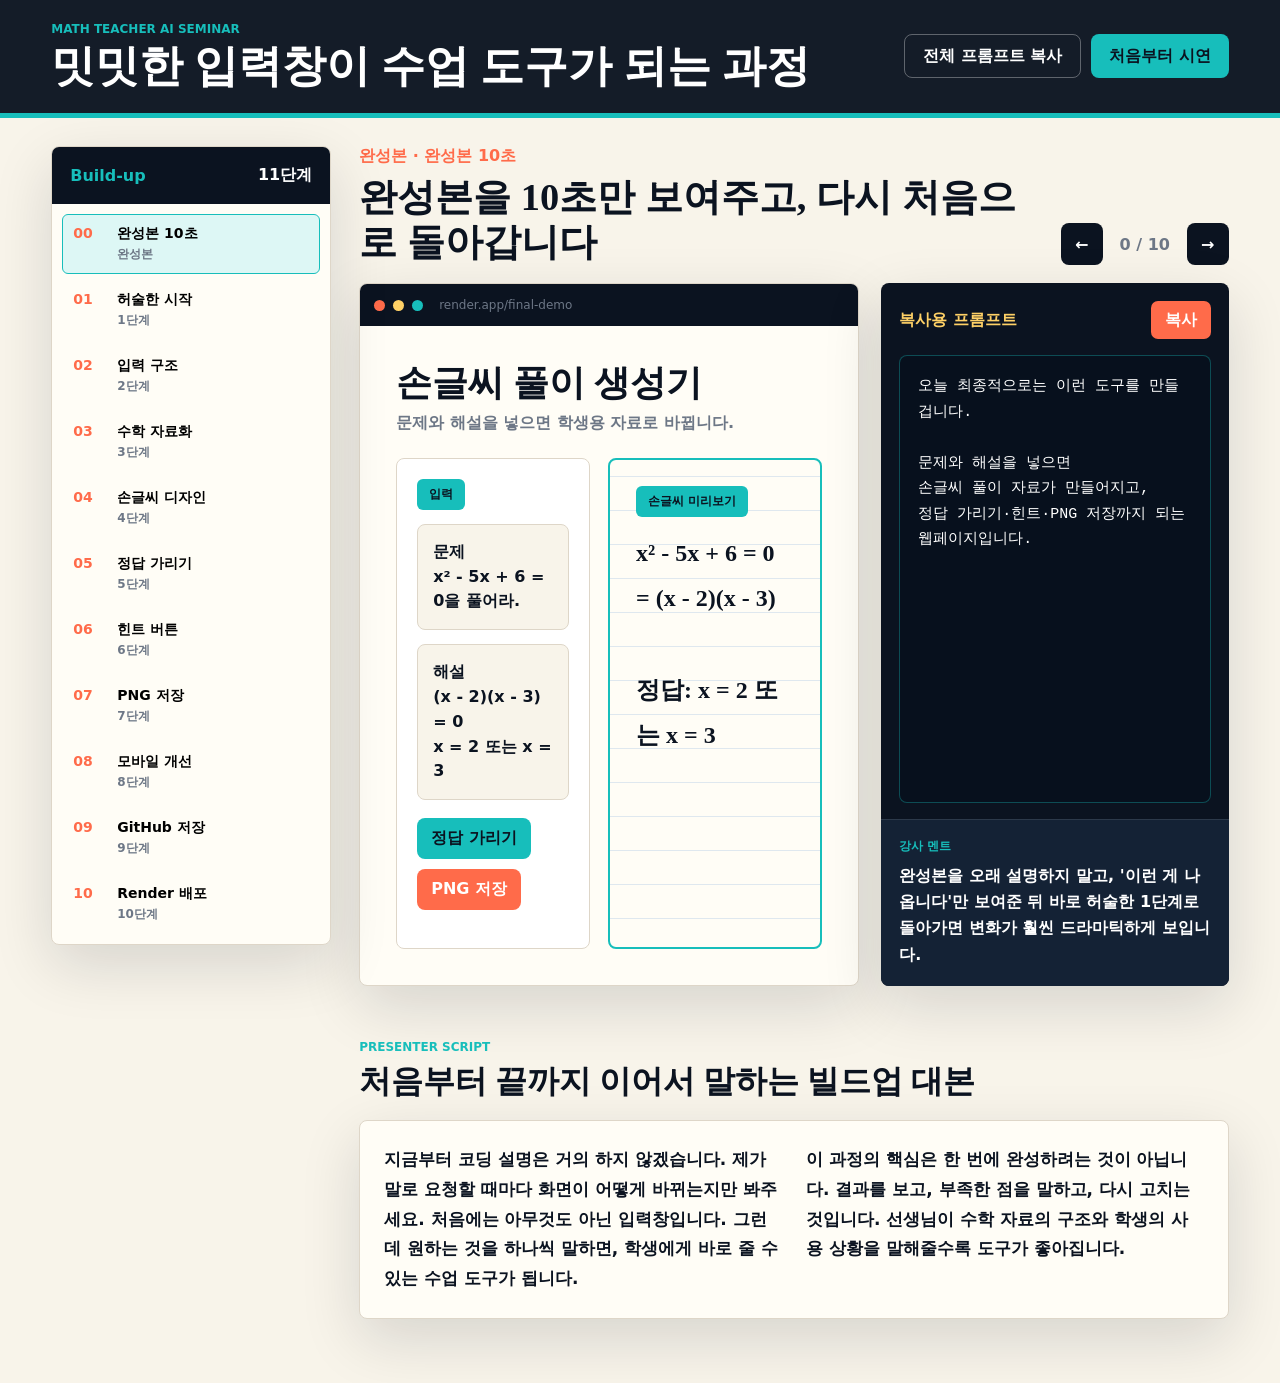
<file: index.html>
<!doctype html>
<html lang="ko">
  <head>
    <meta charset="UTF-8" />
    <meta name="viewport" content="width=device-width, initial-scale=1.0" />
    <title>수학 손글씨 풀이 도구 빌드업 시연</title>
    <link rel="stylesheet" href="./styles.css" />
  </head>
  <body>
    <header class="topbar">
      <div>
        <p class="eyebrow">Math Teacher AI Seminar</p>
        <h1>밋밋한 입력창이 수업 도구가 되는 과정</h1>
      </div>
      <div class="top-actions">
        <button class="ghost-button" id="copyAllBtn" type="button">전체 프롬프트 복사</button>
        <button class="primary-button" id="startBtn" type="button">처음부터 시연</button>
      </div>
    </header>

    <main class="app-shell">
      <aside class="step-rail" aria-label="빌드업 단계">
        <div class="rail-title">
          <span>Build-up</span>
          <strong>11단계</strong>
        </div>
        <nav id="stepNav"></nav>
      </aside>

      <section class="stage">
        <div class="stage-header">
          <div>
            <p class="stage-kicker" id="stageKicker">STEP 0</p>
            <h2 id="stageTitle">완성본을 10초만 보여주고, 다시 처음으로 돌아갑니다</h2>
          </div>
          <div class="stage-controls">
            <button class="icon-button" id="prevBtn" type="button" aria-label="이전 단계">←</button>
            <span id="counter">0 / 10</span>
            <button class="icon-button" id="nextBtn" type="button" aria-label="다음 단계">→</button>
          </div>
        </div>

        <div class="demo-grid">
          <article class="browser-frame" aria-label="시연 화면">
            <div class="browser-bar">
              <span></span><span></span><span></span>
              <em id="demoUrl">local preview</em>
            </div>
            <div class="demo-surface" id="demoSurface"></div>
          </article>

          <article class="prompt-panel">
            <div class="panel-top">
              <p>복사용 프롬프트</p>
              <button class="copy-button" id="copyBtn" type="button">복사</button>
            </div>
            <pre id="promptText"></pre>
            <div class="talk-track">
              <p class="talk-label">강사 멘트</p>
              <p id="talkText"></p>
            </div>
          </article>
        </div>
      </section>

      <section class="script-section">
        <div class="section-heading">
          <p class="eyebrow">Presenter Script</p>
          <h2>처음부터 끝까지 이어서 말하는 빌드업 대본</h2>
        </div>
        <div class="script-card">
          <p>
            지금부터 코딩 설명은 거의 하지 않겠습니다. 제가 말로 요청할 때마다 화면이 어떻게 바뀌는지만 봐주세요.
            처음에는 아무것도 아닌 입력창입니다. 그런데 원하는 것을 하나씩 말하면, 학생에게 바로 줄 수 있는 수업 도구가 됩니다.
          </p>
          <p>
            이 과정의 핵심은 한 번에 완성하려는 것이 아닙니다. 결과를 보고, 부족한 점을 말하고, 다시 고치는 것입니다.
            선생님이 수학 자료의 구조와 학생의 사용 상황을 말해줄수록 도구가 좋아집니다.
          </p>
        </div>
      </section>
    </main>

    <div class="toast" id="toast" role="status" aria-live="polite">복사되었습니다</div>

    <script src="./script.js"></script>
  </body>
</html>
</file>
<file: styles.css>
:root {
  --ink: #0b1320;
  --ink-2: #142235;
  --paper: #f8f4ea;
  --paper-2: #fffdf6;
  --line: #ded6c8;
  --muted: #6d7786;
  --teal: #17bebb;
  --teal-soft: #ddf7f5;
  --coral: #ff6b4a;
  --coral-soft: #ffe4dc;
  --lemon: #ffd166;
  --lemon-soft: #fff1c8;
  --cobalt: #3a63ff;
  --cobalt-soft: #e2e8ff;
  --green: #2fa36b;
  --shadow: 0 20px 60px rgba(11, 19, 32, 0.14);
  color-scheme: light;
}

* {
  box-sizing: border-box;
}

body {
  margin: 0;
  min-width: 320px;
  background: var(--paper);
  color: var(--ink);
  font-family: "Noto Sans KR", "Malgun Gothic", system-ui, sans-serif;
}

button {
  font: inherit;
}

.topbar {
  position: sticky;
  top: 0;
  z-index: 20;
  display: flex;
  align-items: center;
  justify-content: space-between;
  gap: 24px;
  padding: 22px clamp(20px, 4vw, 56px);
  background: rgba(11, 19, 32, 0.96);
  color: white;
  border-bottom: 5px solid var(--teal);
}

.eyebrow {
  margin: 0 0 6px;
  color: var(--teal);
  font-size: 12px;
  font-weight: 900;
  letter-spacing: 0;
  text-transform: uppercase;
}

.topbar h1 {
  margin: 0;
  font-family: "Noto Serif KR", serif;
  font-size: clamp(24px, 3.4vw, 44px);
  line-height: 1.12;
}

.top-actions,
.stage-controls {
  display: flex;
  align-items: center;
  gap: 10px;
  flex-shrink: 0;
}

.primary-button,
.ghost-button,
.copy-button,
.icon-button {
  border: 0;
  cursor: pointer;
  font-weight: 900;
  transition: transform 0.16s ease, box-shadow 0.16s ease, background 0.16s ease;
}

.primary-button {
  min-height: 44px;
  padding: 0 18px;
  background: var(--teal);
  color: var(--ink);
  border-radius: 8px;
}

.ghost-button {
  min-height: 44px;
  padding: 0 18px;
  background: transparent;
  color: white;
  border: 1px solid rgba(255, 255, 255, 0.32);
  border-radius: 8px;
}

.primary-button:hover,
.ghost-button:hover,
.copy-button:hover,
.icon-button:hover {
  transform: translateY(-1px);
  box-shadow: var(--shadow);
}

.app-shell {
  display: grid;
  grid-template-columns: 280px minmax(0, 1fr);
  gap: 28px;
  padding: 28px clamp(18px, 4vw, 56px) 64px;
}

.step-rail {
  position: sticky;
  top: 116px;
  align-self: start;
  background: var(--paper-2);
  border: 1px solid var(--line);
  border-radius: 8px;
  box-shadow: var(--shadow);
  overflow: hidden;
}

.rail-title {
  display: flex;
  justify-content: space-between;
  align-items: center;
  padding: 18px;
  background: var(--ink);
  color: white;
}

.rail-title span {
  color: var(--teal);
  font-weight: 900;
}

#stepNav {
  display: grid;
  padding: 10px;
  gap: 6px;
}

.step-button {
  display: grid;
  grid-template-columns: 34px 1fr;
  gap: 10px;
  width: 100%;
  min-height: 58px;
  padding: 10px;
  text-align: left;
  background: transparent;
  border: 1px solid transparent;
  border-radius: 6px;
  cursor: pointer;
}

.step-button strong {
  color: var(--coral);
  font-size: 14px;
}

.step-button span {
  font-size: 14px;
  font-weight: 900;
}

.step-button em {
  display: block;
  margin-top: 3px;
  color: var(--muted);
  font-size: 12px;
  font-style: normal;
}

.step-button.active {
  background: var(--teal-soft);
  border-color: var(--teal);
}

.stage {
  min-width: 0;
}

.stage-header {
  display: flex;
  align-items: end;
  justify-content: space-between;
  gap: 20px;
  margin-bottom: 18px;
}

.stage-kicker {
  margin: 0 0 8px;
  color: var(--coral);
  font-weight: 900;
}

.stage h2 {
  margin: 0;
  max-width: 980px;
  font-family: "Noto Serif KR", serif;
  font-size: clamp(25px, 3vw, 40px);
  line-height: 1.18;
}

.icon-button {
  width: 42px;
  height: 42px;
  background: var(--ink);
  color: white;
  border-radius: 8px;
}

#counter {
  min-width: 64px;
  text-align: center;
  color: var(--muted);
  font-weight: 900;
}

.demo-grid {
  display: grid;
  grid-template-columns: minmax(0, 1.18fr) minmax(340px, 0.82fr);
  gap: 22px;
}

.browser-frame,
.prompt-panel,
.script-card {
  border-radius: 8px;
  box-shadow: var(--shadow);
}

.browser-frame {
  min-height: 560px;
  background: var(--paper-2);
  border: 1px solid var(--line);
  overflow: hidden;
}

.browser-bar {
  display: flex;
  align-items: center;
  gap: 8px;
  height: 42px;
  padding: 0 14px;
  background: var(--ink);
  color: var(--muted);
}

.browser-bar span {
  width: 11px;
  height: 11px;
  border-radius: 50%;
  background: var(--coral);
}

.browser-bar span:nth-child(2) {
  background: var(--lemon);
}

.browser-bar span:nth-child(3) {
  background: var(--teal);
}

.browser-bar em {
  margin-left: 8px;
  font-size: 12px;
  font-style: normal;
  color: var(--muted);
}

.demo-surface {
  min-height: 518px;
  padding: clamp(20px, 3vw, 36px);
}

.prompt-panel {
  display: flex;
  flex-direction: column;
  min-height: 560px;
  background: var(--ink);
  color: white;
  overflow: hidden;
}

.panel-top {
  display: flex;
  align-items: center;
  justify-content: space-between;
  padding: 18px 18px 0;
}

.panel-top p {
  margin: 0;
  color: var(--lemon);
  font-weight: 900;
}

.copy-button {
  min-height: 38px;
  padding: 0 14px;
  border-radius: 7px;
  background: var(--coral);
  color: white;
}

#promptText {
  flex: 1;
  margin: 16px 18px;
  padding: 18px;
  white-space: pre-wrap;
  word-break: keep-all;
  overflow: auto;
  background: #07101d;
  border: 1px solid rgba(23, 190, 187, 0.35);
  border-radius: 8px;
  font-family: Consolas, "Noto Sans KR", monospace;
  font-size: 15px;
  line-height: 1.7;
}

.talk-track {
  padding: 18px;
  border-top: 1px solid rgba(255, 255, 255, 0.1);
  background: var(--ink-2);
}

.talk-label {
  margin: 0 0 8px;
  color: var(--teal);
  font-size: 12px;
  font-weight: 900;
}

#talkText {
  margin: 0;
  color: white;
  line-height: 1.65;
  font-weight: 700;
}

.script-section {
  grid-column: 2;
  margin-top: 26px;
}

.section-heading h2 {
  margin: 0 0 16px;
  font-family: "Noto Serif KR", serif;
  font-size: clamp(24px, 2.5vw, 34px);
}

.script-card {
  display: grid;
  grid-template-columns: 1fr 1fr;
  gap: 24px;
  padding: 24px;
  background: var(--paper-2);
  border: 1px solid var(--line);
}

.script-card p {
  margin: 0;
  color: var(--ink);
  font-size: 17px;
  line-height: 1.75;
  font-weight: 700;
}

.toast {
  position: fixed;
  right: 24px;
  bottom: 24px;
  z-index: 50;
  padding: 14px 18px;
  background: var(--ink);
  color: white;
  border: 1px solid var(--teal);
  border-radius: 8px;
  box-shadow: var(--shadow);
  opacity: 0;
  transform: translateY(12px);
  pointer-events: none;
  transition: opacity 0.2s ease, transform 0.2s ease;
}

.toast.show {
  opacity: 1;
  transform: translateY(0);
}

/* Demo states */
.demo-title {
  margin: 0 0 8px;
  font-family: "Noto Serif KR", serif;
  font-size: clamp(24px, 3vw, 36px);
  line-height: 1.18;
}

.demo-sub {
  margin: 0 0 24px;
  color: var(--muted);
  font-weight: 700;
}

.empty-box,
.input-card,
.preview-card,
.feature-card,
.deploy-card {
  border-radius: 8px;
  background: white;
  border: 1px solid var(--line);
}

.empty-box {
  display: grid;
  place-items: center;
  min-height: 340px;
  color: var(--muted);
  font-weight: 900;
  font-size: 22px;
}

.tool-layout {
  display: grid;
  grid-template-columns: 0.95fr 1.05fr;
  gap: 18px;
}

.input-card,
.preview-card {
  min-height: 360px;
  padding: 20px;
}

.card-label {
  display: inline-flex;
  margin-bottom: 14px;
  padding: 7px 12px;
  border-radius: 6px;
  background: var(--teal);
  color: var(--ink);
  font-size: 12px;
  font-weight: 900;
}

.fake-field {
  margin-bottom: 14px;
  padding: 15px;
  border-radius: 8px;
  background: var(--paper);
  border: 1px solid var(--line);
  font-weight: 800;
  line-height: 1.55;
}

.solution-block {
  display: grid;
  gap: 12px;
}

.solution-block section {
  padding: 14px;
  border-radius: 8px;
  background: var(--paper);
  border-left: 5px solid var(--coral);
}

.solution-block h4 {
  margin: 0 0 8px;
  color: var(--coral);
}

.notebook {
  position: relative;
  min-height: 380px;
  padding: 26px;
  border-radius: 8px;
  background:
    linear-gradient(#dfe8ef 1px, transparent 1px) 0 16px / 100% 34px,
    #fffdf6;
  border: 2px solid var(--teal);
}

.handwriting {
  font-family: "NanumGothic", "Noto Serif KR", serif;
  font-size: 24px;
  line-height: 1.9;
  font-weight: 800;
}

.toolbar {
  display: flex;
  flex-wrap: wrap;
  gap: 10px;
  margin: 18px 0;
}

.demo-chip {
  padding: 10px 14px;
  border-radius: 8px;
  background: var(--ink);
  color: white;
  font-weight: 900;
}

.demo-chip.teal {
  background: var(--teal);
  color: var(--ink);
}

.demo-chip.coral {
  background: var(--coral);
}

.feature-grid,
.deploy-flow {
  display: grid;
  gap: 14px;
}

.feature-grid {
  grid-template-columns: repeat(3, 1fr);
}

.feature-card {
  min-height: 150px;
  padding: 18px;
}

.feature-card strong {
  display: block;
  margin-bottom: 12px;
  color: var(--coral);
}

.mobile-preview {
  width: min(320px, 100%);
  margin: 0 auto;
  padding: 14px;
  border-radius: 28px;
  background: var(--ink);
}

.phone-screen {
  min-height: 390px;
  padding: 18px;
  border-radius: 20px;
  background: var(--paper-2);
}

.deploy-flow {
  grid-template-columns: repeat(4, 1fr);
  align-items: stretch;
}

.deploy-card {
  min-height: 160px;
  padding: 18px;
}

.deploy-card strong {
  display: block;
  margin-bottom: 12px;
  color: var(--cobalt);
}

.url-banner {
  margin-top: 22px;
  padding: 18px;
  border-radius: 8px;
  background: var(--teal-soft);
  border: 1px solid var(--teal);
  font-weight: 900;
  word-break: break-all;
}

@media (max-width: 1120px) {
  .app-shell {
    grid-template-columns: 1fr;
  }

  .step-rail,
  .script-section {
    grid-column: 1;
  }

  .step-rail {
    position: static;
  }

  #stepNav {
    grid-template-columns: repeat(2, 1fr);
  }
}

@media (max-width: 860px) {
  .topbar,
  .stage-header,
  .demo-grid,
  .script-card,
  .tool-layout,
  .feature-grid,
  .deploy-flow {
    grid-template-columns: 1fr;
  }

  .topbar,
  .stage-header {
    align-items: stretch;
    flex-direction: column;
  }

  .top-actions,
  .stage-controls {
    justify-content: space-between;
  }

  .browser-frame,
  .prompt-panel {
    min-height: auto;
  }
}

@media (max-width: 560px) {
  #stepNav {
    grid-template-columns: 1fr;
  }

  .demo-surface {
    padding: 18px;
  }
}
</file>
